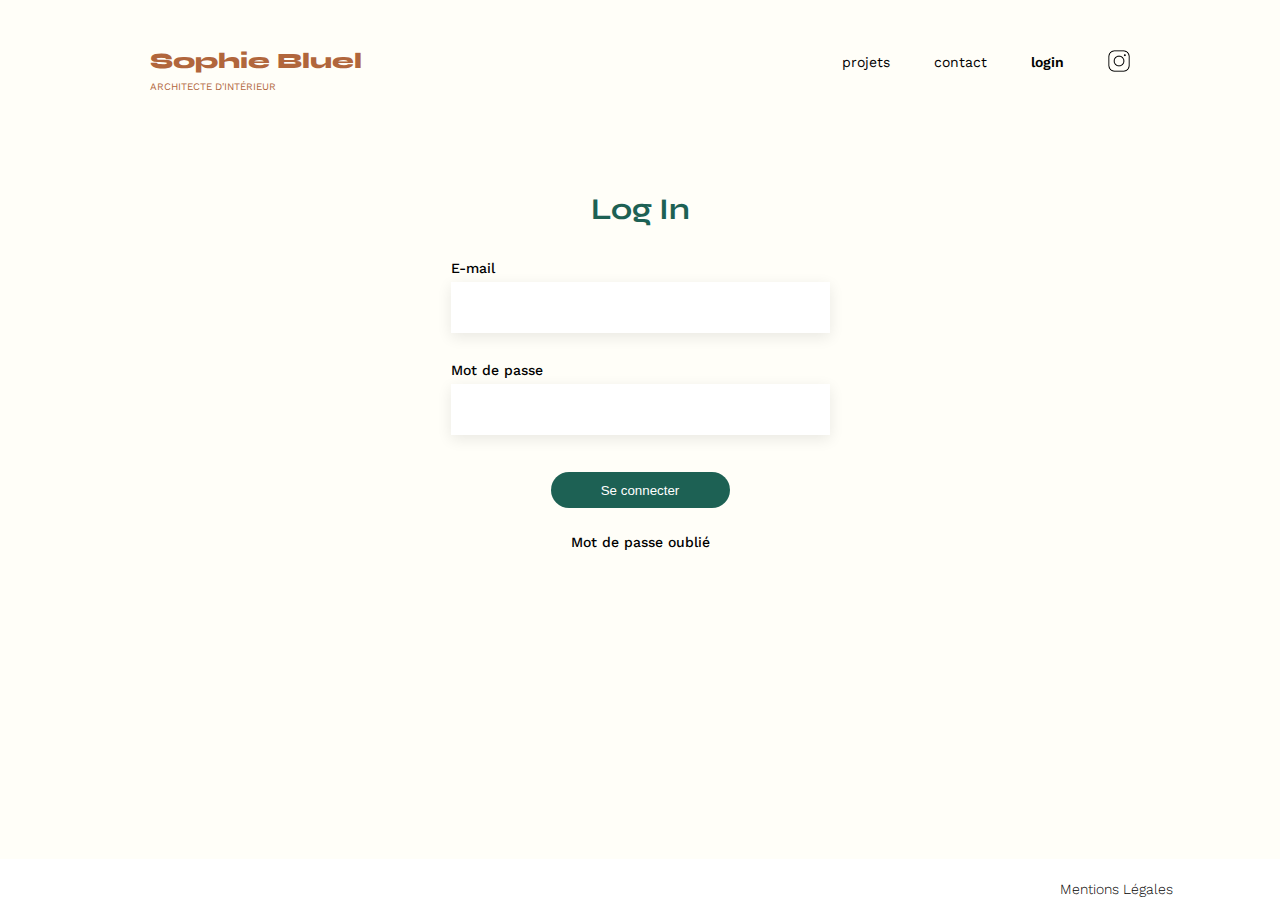
<file: Frontend/html/login.html>
<!DOCTYPE html>
<html lang="en">
<head>
	<meta charset="UTF-8">
	<meta name="description" content="">

    <meta http-equiv="X-UA-Compatible" content="IE=edge">
	<meta name="viewport" content="width=device-width, initial-scale=1.0">
	
	<link rel="preconnect" href="https://fonts.googleapis.com">
	<link rel="preconnect" href="https://fonts.gstatic.com" crossorigin>
	<link href="https://fonts.googleapis.com/css2?family=Syne:wght@700;800&family=Work+Sans&display=swap" rel="stylesheet">
	
	<link rel="stylesheet" href="./../sass/main.css">
    <script src="./../js/login.js" defer></script>

	<title>Sophie Bluel - Architecte d'intérieur</title>
</head>
<body>
    <header>
        <a href="./../index.html">
            <h1>Sophie Bluel <br><span>Architecte d'intérieur</span></h1>
        </a>
        <nav>
            <ul>
                <li>
                    <a href="./../index.html#portfolio">projets</a>
                </li>
                <li>
                    <a href="./../index.html#contact">contact</a>
                </li>
                <li>
                    <a href="./login.html" class="bold">login</a>
                </li>
                <li>
                    <img src="./../assets/instagram.png" alt="Instagram">
                </li>
            </ul>
        </nav>
    </header>

    <main>
        <form id="login">
            <h2>Log In</h2>
    
            <label for="email">E-mail</label>
            <input type="text" name="email" id="email" autocomplete="email">

            <label for="password">Mot de passe</label>
            <input type="password" name="password" id="password" autocomplete="current-password">
        
            <button type="submit">Se connecter</button>
        </form>

        <a href="#" class="forgotPassword">Mot de passe oublié</a>
    </main>

    <footer>
        <p>Mentions Légales</p>
    </footer>
</body>
</html>
</file>
<file: Frontend/sass/main.css>
html, body, div, span, applet, object, iframe,
h1, h2, h3, h4, h5, h6, p, blockquote, pre,
a, abbr, acronym, address, big, cite, code,
del, dfn, em, img, ins, kbd, q, s, samp,
small, strike, strong, sub, sup, tt, var,
b, u, i, center,
dl, dt, dd, ol, ul, li,
fieldset, form, label, legend,
table, caption, tbody, tfoot, thead, tr, th, td,
article, aside, canvas, details, embed,
figure, figcaption, footer, header, hgroup,
menu, nav, output, ruby, section, summary,
time, mark, audio, video {
  margin: 0;
  padding: 0;
  border: 0;
  font-size: 100%;
  font: inherit;
  vertical-align: baseline;
}

article, aside, details, figcaption, figure,
footer, header, hgroup, menu, nav, section {
  display: block;
}

body {
  line-height: 1;
}

ol, ul {
  list-style: none;
}

blockquote, q {
  quotes: none;
}

blockquote:before, blockquote:after,
q:before, q:after {
  content: "";
  content: none;
}

table {
  border-collapse: collapse;
  border-spacing: 0;
}

body {
  max-width: 1440px;
  margin: auto;
  background-color: #FFFEF8;
  font-family: "Work Sans";
  font-size: 14px;
}

main {
  min-height: 85vh;
  display: flex;
  flex-direction: column;
  align-items: center;
}

input,
select {
  padding: 0 15px;
  font-size: 20px;
  box-shadow: 0 4px 14px rgba(0, 0, 0, 0.0901960784);
  outline: none;
  border: none;
}

a {
  text-decoration: none;
  color: #000;
}

button {
  border: none;
  cursor: pointer;
  background-color: transparent;
}

textarea {
  box-shadow: 0 4px 14px rgba(0, 0, 0, 0.0901960784);
  outline: none;
  border: none;
  resize: none;
}

header {
  display: flex;
  margin: 50px 150px 0;
  justify-content: space-between;
}
header h1 {
  color: #B1663C;
  font-family: "Syne", sans-serif;
  font-weight: 800;
  font-size: 22px;
}
header h1 span {
  font-family: "Work Sans", sans-serif;
  text-transform: uppercase;
  font-weight: 400;
  font-size: 10px;
}
header nav ul {
  display: flex;
  column-gap: 44px;
  align-items: center;
}
header nav ul a,
header nav ul button {
  width: 55px;
  height: 19px;
  transition: all 0.2s;
}
header nav ul a:hover,
header nav ul button:hover {
  color: #B1663C;
}
header nav ul img {
  height: 22px;
}
header nav ul .bold {
  font-weight: 600;
}
header nav ul .btn-logout {
  display: none;
}

main #introduction {
  display: flex;
  align-items: center;
  justify-content: center;
  column-gap: 100px;
  margin: 139px;
}
main #introduction figure {
  width: 474px;
  height: 355px;
}
main #introduction figure img {
  width: 100%;
  height: 100%;
  object-fit: contain;
}
main #introduction article {
  width: 404px;
  row-gap: 19px;
  display: flex;
  flex-direction: column;
}
main #introduction article h2 {
  color: #1D6154;
  font-family: "Syne", sans-serif;
  font-weight: 700;
  font-size: 30px;
}
main #introduction article p {
  line-height: 16px;
  color: #3D3D3D;
}
main #portfolio {
  width: 100%;
  display: flex;
  flex-direction: column;
}
main #portfolio h2 {
  display: flex;
  column-gap: 30px;
  align-items: center;
  color: #1D6154;
  margin: 0 auto 51px;
  padding-left: 30px;
  font-family: "Syne", sans-serif;
  font-weight: 700;
  font-size: 30px;
}
main #portfolio h2 .btnOpen-modal {
  display: flex;
  font-size: 14px;
  column-gap: 10px;
  transition: all 0.2s;
  display: none;
}
main #portfolio h2 .btnOpen-modal:hover {
  opacity: 0.7;
}
main #portfolio h2 .btnOpen-modal::before {
  content: "\f044";
  font-weight: 100;
  font-family: "Font Awesome 5 Free";
  display: flex;
  font-size: 16px;
}
main #portfolio .container-filter {
  display: flex;
  column-gap: 10px;
  justify-content: center;
}
main #portfolio .container-filter button {
  font-family: "Syne", sans-serif;
  font-weight: 700;
  padding: 10px 25px;
  border-radius: 20px;
  cursor: pointer;
  transition: all 0.3s;
  color: #1D6154;
  background-color: transparent;
  border: solid 1px #1D6154;
}
main #portfolio .container-filter .actif,
main #portfolio .container-filter button:hover {
  color: white;
  background-color: #1D6154;
}
main #portfolio .gallery {
  display: flex;
  flex-wrap: wrap;
  row-gap: 16px;
  column-gap: 18px;
  margin: 51px 245px;
}
main #portfolio .gallery figure {
  width: calc(33% - 9px);
  height: 425px;
  display: flex;
  flex-direction: column;
  justify-content: space-between;
}
main #portfolio .gallery figure img {
  height: 407px;
}
main #portfolio .gallery figure figcaption {
  height: 15px;
  font-size: 13px;
  color: #3D3D3D;
}
main #contact {
  width: 380px;
  display: flex;
  flex-direction: column;
  margin: 6px auto 45px;
}
main #contact h2 {
  text-align: center;
  color: #1D6154;
  padding: 6px 0;
  font-family: "Syne", sans-serif;
  font-weight: 700;
  font-size: 30px;
}
main #contact p {
  text-align: center;
  margin: 9px 0 39px;
  color: #3D3D3D;
}
main #contact label {
  padding: 2px 0;
  margin-bottom: 7px;
  color: #3D3D3D;
}
main #contact input {
  height: 51px;
  margin-bottom: 40px;
}
main #contact textarea {
  margin-bottom: 40px;
}
main #contact input[type=submit] {
  width: 179px;
  height: 36px;
  display: flex;
  align-items: center;
  justify-content: center;
  margin: 0 auto;
  font-size: 14px;
  font-weight: 700;
  font-family: "Syne", sans-serif;
  color: white;
  border-radius: 20px;
  background-color: #1D6154;
}

.banner {
  height: 59px;
  display: flex;
  align-items: center;
  justify-content: center;
  user-select: none;
  background-color: black;
  color: white;
  position: relative;
  display: none;
  z-index: 1;
}
.banner p {
  display: flex;
  column-gap: 10px;
  align-items: center;
}
.banner p::before {
  content: "\f044";
  font-weight: 100;
  font-family: "Font Awesome 5 Free";
  display: flex;
  font-size: 16px;
}

#login {
  width: 379px;
  margin: 0 auto 20px;
  display: flex;
  flex-direction: column;
}
#login h2 {
  text-align: center;
  color: #1D6154;
  margin: 100px auto 37px;
  font-family: "Syne", sans-serif;
  font-weight: 700;
  font-size: 30px;
}
#login label {
  margin-bottom: 7px;
  font-weight: 500;
  font-size: 14px;
}
#login input {
  height: 51px;
  margin-bottom: 30px;
}
#login button {
  width: 179px;
  height: 36px;
  transition: all 0.3s ease;
  display: flex;
  align-items: center;
  justify-content: center;
  margin: 7px auto;
  background-color: #1D6154;
  border-radius: 20px;
  color: white;
}
#login button:hover {
  opacity: 0.7;
  transform: scale(0.9);
}

.forgotPassword {
  font-weight: 500;
  font-size: 14px;
}

.forgotPassword:hover {
  text-decoration: underline;
}

.sect-modal {
  width: 100%;
  height: 100vh;
  max-width: 1440px;
  display: none;
  background-color: rgba(0, 0, 0, 0.3019607843);
  position: fixed;
  z-index: 0;
  top: 0;
}
.sect-modal .modal {
  width: 630px;
  border-radius: 10px;
  background-color: white;
  padding: 45px 105px;
  box-sizing: border-box;
  transform: translate(-50%, -50%);
  position: absolute;
  left: 50%;
  top: 50%;
}
.sect-modal .modal .fa-arrow-left,
.sect-modal .modal .fa-xmark {
  font-size: 18px;
  position: absolute;
  top: 26px;
}
.sect-modal .modal .fa-arrow-left {
  left: 26px;
  display: none;
}
.sect-modal .modal .fa-xmark {
  right: 26px;
}
.sect-modal .modal h3 {
  text-align: center;
  font-size: 26px;
}
.sect-modal .modal .container {
  display: flex;
  margin: 46px 0 38px;
  padding-bottom: 50px;
  border-bottom: solid 1px #B3B3B3;
}
.sect-modal .modal .container figure {
  width: 76px;
  position: relative;
  display: flex;
  flex-direction: column;
}
.sect-modal .modal .container figure .figure {
  width: 100%;
  height: 100px;
}
.sect-modal .modal .container figure .fa-trash-can {
  cursor: pointer;
  transition: all 0.2s;
  font-size: 10px;
  padding: 3px 4px;
  background-color: black;
  border-radius: 2px;
  color: white;
  position: absolute;
  right: 5px;
  top: 6px;
}
.sect-modal .modal .container figure .fa-trash-can:hover {
  opacity: 0.7;
}
.sect-modal .modal .container .container-inputImg {
  height: 169px;
  position: relative;
  margin-bottom: 9px;
  background-color: #E8F1F6;
}
.sect-modal .modal .container .container-inputImg .fa-image,
.sect-modal .modal .container .container-inputImg label,
.sect-modal .modal .container .container-inputImg p,
.sect-modal .modal .container .container-inputImg img {
  transition: 0.3s;
  transform: translateX(-50%);
  position: absolute;
  left: 50%;
}
.sect-modal .modal .container .container-inputImg .fa-image {
  width: 76px;
  height: 76px;
  display: flex;
  align-items: center;
  justify-content: center;
  font-size: 4rem;
  color: #B9C5CC;
  top: 13px;
}
.sect-modal .modal .container .container-inputImg label {
  width: 176px;
  height: 36px;
  display: flex;
  align-items: center;
  justify-content: center;
  font-size: 14px;
  color: #306685;
  border-radius: 20px;
  background-color: #CBD6DC;
  top: 95px;
}
.sect-modal .modal .container .container-inputImg p {
  top: 138px;
  font-size: 10px;
  color: #444444;
}
.sect-modal .modal .container .container-inputImg input {
  width: 100%;
  height: 100%;
  cursor: pointer;
  display: flex;
  opacity: 0;
  position: absolute;
  z-index: 5;
  top: 0;
}
.sect-modal .modal .container .container-inputImg img {
  width: 100%;
  height: 100%;
  object-fit: contain;
}
.sect-modal .modal .container .container-inputImg:hover .fa-image,
.sect-modal .modal .container .container-inputImg:hover label,
.sect-modal .modal .container .container-inputImg:hover p,
.sect-modal .modal .container .container-inputImg:hover img {
  opacity: 0.7;
}
.sect-modal .modal .container .title,
.sect-modal .modal .container .categories {
  font-size: 14px;
  color: #3D3D3D;
  margin: 21px 0 10px;
}
.sect-modal .modal .container input,
.sect-modal .modal .container select {
  height: 51px;
}
.sect-modal .modal .first-page {
  row-gap: 29px;
  column-gap: 9px;
  flex-wrap: wrap;
}
.sect-modal .modal .second-page {
  flex-direction: column;
}
.sect-modal .modal .btn-pageOne,
.sect-modal .modal .btn-pageTwo {
  display: flex;
  margin: 0 auto;
  align-items: center;
  justify-content: center;
  width: 237px;
  height: 36px;
  font-family: "Syne", sans-serif;
  font-weight: 700;
  font-size: 14px;
  background-color: #1D6154;
  border-radius: 20px;
  color: white;
}

footer {
  height: 60px;
  display: flex;
  align-items: center;
  justify-content: flex-end;
  background-color: white;
  padding: 0 107px;
}
footer p {
  font-weight: 300;
  font-size: 14px;
}/*# sourceMappingURL=main.css.map */
</file>
